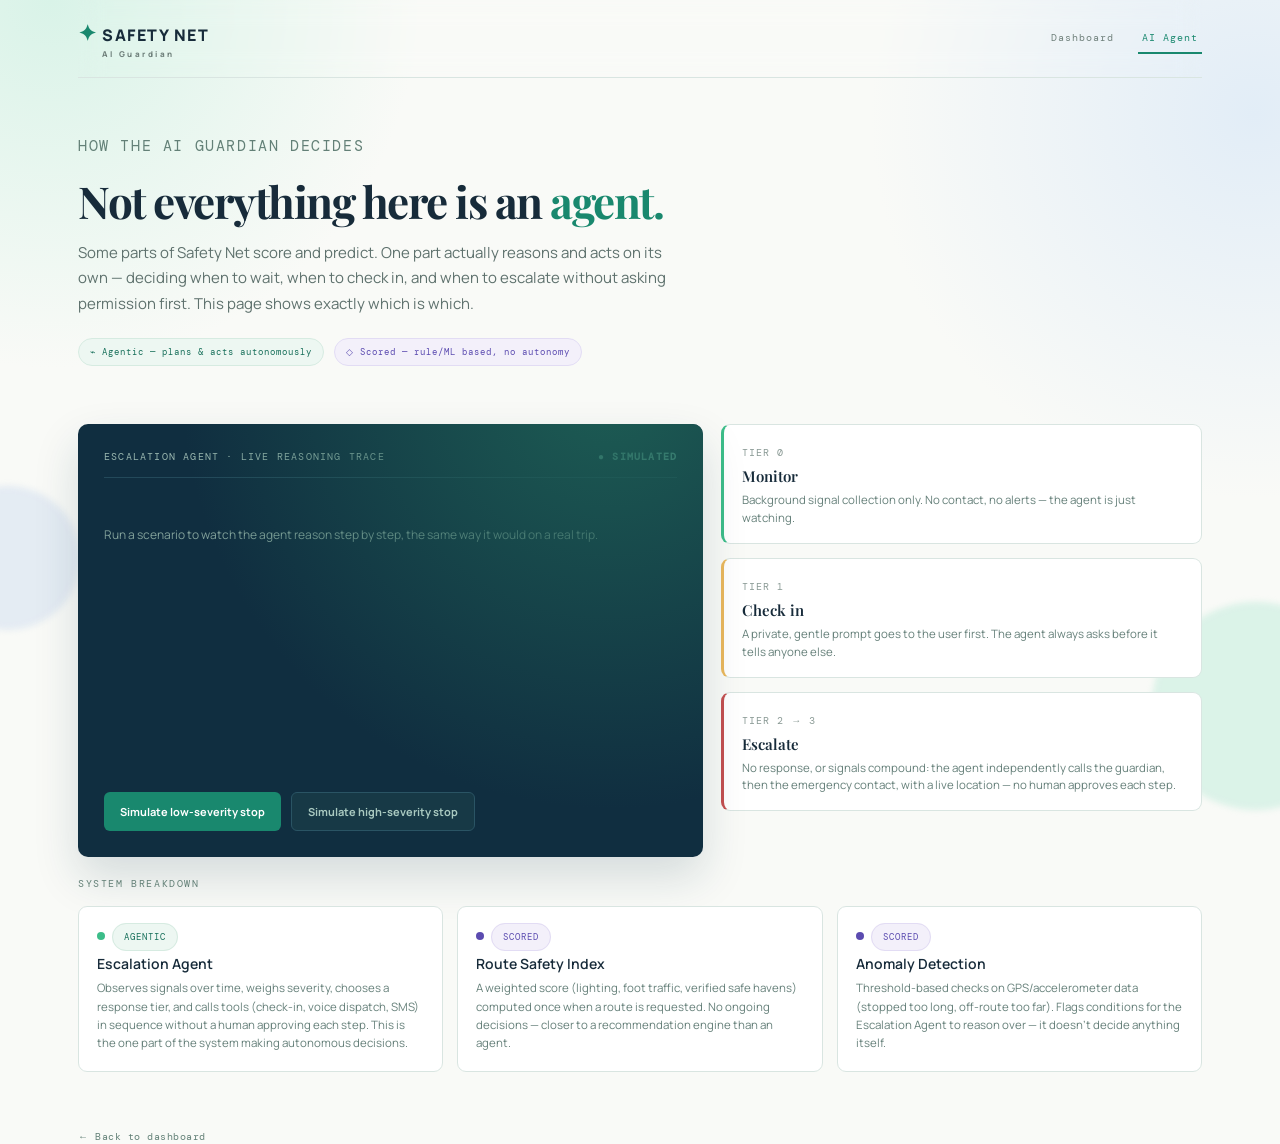
<file: frontend/agent.html>
<!doctype html>
<html lang="en"><head><meta charset="UTF-8"><meta name="viewport" content="width=device-width,initial-scale=1.0"><title>AI Guardian — How the agent decides</title><link rel="stylesheet" href="css/styles.css"><link rel="stylesheet" href="css/extras.css"><link rel="stylesheet" href="css/agent.css"></head>
<body>
  <main class="shell">
    <nav><a class="brand" href="index.html"><span class="brand-mark">✦</span> SAFETY NET <small>AI Guardian</small></a><div class="nav-right"><a href="index.html" class="nav-link">Dashboard</a><a href="agent.html" class="nav-link active">AI Agent</a></div></nav>

    <section class="agent-hero reveal">
      <p class="eyebrow">HOW THE AI GUARDIAN DECIDES</p>
      <h1>Not everything here is an <em>agent.</em></h1>
      <p>Some parts of Safety Net score and predict. One part actually reasons and acts on its own — deciding when to wait, when to check in, and when to escalate without asking permission first. This page shows exactly which is which.</p>
      <div class="tag-row"><span class="tag">⌁ Agentic — plans &amp; acts autonomously</span><span class="tag tag-scored">◇ Scored — rule/ML based, no autonomy</span></div>
    </section>

    <section class="agent-grid reveal">
      <div class="console">
        <div class="console-head"><span>ESCALATION AGENT · LIVE REASONING TRACE</span><b>● SIMULATED</b></div>
        <div id="trace" class="trace"><p class="console-empty">Run a scenario to watch the agent reason step by step, the same way it would on a real trip.</p></div>
        <div class="console-cta">
          <button id="run-low">Simulate low-severity stop</button>
          <button id="run-high" class="ghost">Simulate high-severity stop</button>
        </div>
      </div>
      <div class="side-stack">
        <div class="tier-card t1"><span class="tier-num">TIER 0</span><h4>Monitor</h4><p>Background signal collection only. No contact, no alerts — the agent is just watching.</p></div>
        <div class="tier-card t2"><span class="tier-num">TIER 1</span><h4>Check in</h4><p>A private, gentle prompt goes to the user first. The agent always asks before it tells anyone else.</p></div>
        <div class="tier-card t3"><span class="tier-num">TIER 2 → 3</span><h4>Escalate</h4><p>No response, or signals compound: the agent independently calls the guardian, then the emergency contact, with a live location — no human approves each step.</p></div>
      </div>
    </section>

    <section class="reveal">
      <p class="eyebrow" style="margin-top:6px">SYSTEM BREAKDOWN</p>
      <div class="arch-row">
        <div class="arch-card agentic"><span class="dot"></span><b class="tag">AGENTIC</b><h4>Escalation Agent</h4><p>Observes signals over time, weighs severity, chooses a response tier, and calls tools (check-in, voice dispatch, SMS) in sequence without a human approving each step. This is the one part of the system making autonomous decisions.</p></div>
        <div class="arch-card scored"><span class="dot"></span><b class="tag tag-scored">SCORED</b><h4>Route Safety Index</h4><p>A weighted score (lighting, foot traffic, verified safe havens) computed once when a route is requested. No ongoing decisions — closer to a recommendation engine than an agent.</p></div>
        <div class="arch-card scored"><span class="dot"></span><b class="tag tag-scored">SCORED</b><h4>Anomaly Detection</h4><p>Threshold-based checks on GPS/accelerometer data (stopped too long, off-route too far). Flags conditions for the Escalation Agent to reason over — it doesn't decide anything itself.</p></div>
      </div>
    </section>

    <a class="back-link reveal" href="index.html">← Back to dashboard</a>
  </main>
  <script src="js/agent.js"></script>
</body></html>
</file>
<file: frontend/css/styles.css>
@import url('https://fonts.googleapis.com/css2?family=DM+Mono&family=Manrope:wght@400;500;600;700;800&family=Playfair+Display:ital,wght@0,600;0,700;1,600&display=swap');
:root{--ink:#172b3a;--navy:#102e40;--mist:#eff6f2;--mint:#b8e0d2;--green:#19886e;--red:#c45050;--line:#d9e5e1;--cream:#faf9f5}*{box-sizing:border-box}body{margin:0;background:var(--cream);color:var(--ink);font:14px Manrope,Arial,sans-serif}.shell{max-width:1180px;margin:auto;padding:0 28px}nav{height:78px;display:flex;align-items:center;justify-content:space-between;border-bottom:1px solid var(--line)}.brand{font-size:16px;letter-spacing:1.5px;font-weight:800;text-decoration:none;color:var(--ink)}.brand-mark{color:var(--green);font-size:22px}.brand small{display:block;color:#70817c;font-size:8px;letter-spacing:2.5px;margin-left:24px}.nav-right{display:flex;align-items:center;gap:20px}.live{font:10px 'DM Mono';letter-spacing:1px;color:#60726d}.live i{display:inline-block;width:7px;height:7px;border-radius:50%;background:#3cbd89;margin-right:6px;box-shadow:0 0 0 4px #d9f3e8}select{border:1px solid var(--line);padding:9px;border-radius:5px;background:#fff;color:var(--ink)}.hero{padding:64px 0 50px;display:flex;align-items:center;justify-content:space-between;gap:50px}.eyebrow{font:10px 'DM Mono';letter-spacing:1.6px;color:#638077;margin:0 0 16px}.hero h1{font:700 52px/1.06 'Playfair Display',serif;letter-spacing:-2px;margin:0}.hero h1 em{color:var(--green)}.lead{font-size:15px;line-height:1.7;color:#5e716d;max-width:465px;margin-top:20px}.guardian-card{background:var(--navy);color:#f5fbf8;width:320px;padding:27px;display:flex;gap:18px;align-items:center;box-shadow:10px 10px 0 #dce9e2}.guardian-card p{margin:5px 0 0;color:#b7cbc4;font-size:12px;line-height:1.5}.orb{width:52px;height:52px;display:grid;place-items:center;border:1px solid #72c5ac;border-radius:50%;font-size:22px;color:#9be4cc;box-shadow:0 0 0 9px #1c4355}.dashboard{display:grid;grid-template-columns:1fr 1.35fr 1fr;gap:15px}.panel{background:#fff;border:1px solid var(--line);min-height:285px;padding:23px}.section-head{display:flex;justify-content:space-between;align-items:center;font:10px 'DM Mono';letter-spacing:1.2px;color:#627873}.section-head b{font-size:9px;color:var(--green);background:#edf7f2;padding:5px 7px}label{display:block;font:9px 'DM Mono';color:#6b817a;letter-spacing:1px;margin-top:20px}input{display:block;border:0;border-bottom:1px solid var(--line);width:100%;padding:9px 0 8px;color:var(--ink);font:600 13px Manrope;outline:none}.secondary,.primary,.danger{border:0;font:700 12px Manrope;cursor:pointer;border-radius:4px;width:100%;padding:13px 15px;margin-top:20px}.secondary{background:#e7f2ed;color:#176f5a}.secondary span,.primary span{float:right;font-size:17px;line-height:12px}.primary{background:var(--green);color:#fff}.danger{background:#fff0ef;color:#a74141;border:1px solid #f0c8c5}.danger:disabled{opacity:.45;cursor:not-allowed}.route-result{margin-top:13px;padding-top:12px;border-top:1px solid var(--line);font-size:11px;color:#5b7069}.route-result b{color:var(--green)}.hidden{display:none!important}.map{position:relative;overflow:hidden;background:#dcebe5;padding:0}.map-grid{position:absolute;inset:0;background:linear-gradient(27deg,transparent 46%,#c9dcd4 47%,#c9dcd4 51%,transparent 52%),linear-gradient(118deg,transparent 46%,#c4d8d0 47%,#c4d8d0 51%,transparent 52%),linear-gradient(#e4f0eb 2px,transparent 2px),linear-gradient(90deg,#e4f0eb 2px,transparent 2px);background-size:180px 160px,220px 180px,38px 38px,38px 38px}.route-line{position:absolute;width:74%;height:45%;top:28%;left:13%;border-top:5px solid #1b9574;border-radius:50%;transform:rotate(-12deg);filter:drop-shadow(0 2px 0 #fff)}.pin{position:absolute;color:#156d59;font-size:25px;text-shadow:0 1px #fff}.start{left:19%;top:45%}.end{right:17%;top:33%}.haven{position:absolute;color:#fff;background:#287f6b;padding:3px;border-radius:50%;font-size:10px}.h1{left:50%;top:25%}.h2{right:30%;bottom:20%}.map-label{position:absolute;top:18px;left:18px;padding:9px;background:#fff;font:8px 'DM Mono';line-height:1.7;color:#6c827a}.map-label b{font-size:9px;color:var(--ink)}.map-caption{position:absolute;bottom:16px;right:16px;background:var(--navy);color:#fff;padding:7px 10px;font-size:10px}.contact{display:flex;gap:9px;align-items:center;margin:25px 0 0}.avatar,.call-avatar{background:#c5e7d9;color:#176f5a;border-radius:50%;width:32px;height:32px;display:grid;place-items:center;font-size:10px;font-weight:800}.contact small{display:block;color:#79908a;font-size:10px;margin-top:2px}.ok{margin-left:auto;color:var(--green);font-size:17px}.fine{font-size:9px;line-height:1.5;color:#81938e;margin-top:12px}.how{display:grid;grid-template-columns:repeat(3,1fr);gap:45px;padding:65px 0}.how span{color:var(--green);font:12px 'DM Mono'}.how h3{font:600 19px 'Playfair Display';margin:8px 0}.how p{font-size:12px;line-height:1.6;color:#687b75}.modal{position:fixed;inset:0;background:#122c3bbd;display:grid;place-items:center;z-index:3;padding:20px}.modal-card,.call-card{background:#fff;max-width:410px;width:100%;padding:38px;text-align:center;box-shadow:0 15px 45px #07151d70}.pulse-icon{width:60px;height:60px;margin:auto auto 20px;display:grid;place-items:center;border-radius:50%;background:#d8f0e6;color:var(--green);font-size:26px;animation:pulse 1.5s infinite}.modal h2,.call-card h2{font:600 30px 'Playfair Display';margin:7px 0 10px}.modal-card>p:not(.eyebrow),.call-card>p{color:#647973;font-size:13px;line-height:1.65}.countdown{padding:10px;background:#eff6f2;color:#527066;font-size:11px;margin:20px 0}.text-btn{border:0;background:none;color:var(--red);font:600 12px Manrope;margin-top:15px;cursor:pointer}.call-card{background:linear-gradient(145deg,#183c4f,#102934);color:white}.call-card>p{color:#bed2cb}.call-avatar{margin:16px auto;width:74px;height:74px;font-size:21px;background:#e1f2eb}.wave{height:32px;display:flex;justify-content:center;align-items:center;gap:4px;margin:23px}.wave i{width:4px;height:12px;background:#91dfc5;border-radius:4px;animation:wave .7s ease-in-out infinite alternate}.wave i:nth-child(2n){animation-delay:.3s}.wave i:nth-child(3n){animation-delay:.5s}.end{border:0;background:#cf5d5a;color:white;border-radius:50%;width:55px;height:55px;cursor:pointer;margin-top:15px}.toast{position:fixed;bottom:24px;right:24px;z-index:4;background:#163b4b;color:#fff;padding:14px 18px;box-shadow:0 5px 18px #0003;font-size:12px}@keyframes pulse{50%{box-shadow:0 0 0 14px #d8f0e600}}@keyframes wave{to{height:30px}}@media(max-width:800px){.hero{padding:40px 0;display:block}.guardian-card{margin-top:30px}.dashboard,.how{grid-template-columns:1fr}.map{min-height:300px}.nav-right .live{display:none}.hero h1{font-size:42px}.shell{padding:0 18px}}
</file>
<file: frontend/css/extras.css>
/* Enhanced visual layer — loaded after the core stylesheet. */
body{background:radial-gradient(circle at 4% 0%,#d9f3e8 0,transparent 23rem),radial-gradient(circle at 98% 10%,#e2edf7 0,transparent 24rem),#f9faf7;min-height:100vh;overflow-x:hidden}body:before,body:after{content:"";position:fixed;z-index:-1;border-radius:50%;filter:blur(3px);opacity:.5;pointer-events:none;animation:drift 14s ease-in-out infinite alternate}body:before{width:13rem;height:13rem;background:#bdebd9;right:-5rem;bottom:10%}body:after{width:9rem;height:9rem;background:#cfddef;left:-4rem;bottom:30%;animation-delay:-6s}nav{backdrop-filter:blur(12px);position:relative}.brand{transition:transform .25s ease}.brand:hover{transform:translateY(-2px)}.brand-mark{display:inline-block;animation:twinkle 2.6s ease-in-out infinite}.live{padding:7px 10px;border-radius:999px;background:#eff8f4;transition:background .3s ease,color .3s ease}.live i{animation:beacon 1.7s infinite}.hero{position:relative}.hero h1{font-size:clamp(42px,5vw,60px);text-shadow:0 12px 26px #0f38200f}.guardian-card{position:relative;overflow:hidden;background:linear-gradient(135deg,#153e50,#0e2837 68%,#185d57);border-radius:8px;box-shadow:14px 16px 0 #d9e9e1,0 20px 45px #143b4b28;transition:transform .3s ease,box-shadow .3s ease}.guardian-card:after{content:"";position:absolute;width:12rem;height:12rem;right:-7rem;top:-7rem;border-radius:50%;border:1px solid #8ee2c833;box-shadow:0 0 0 24px #8ee2c814,0 0 0 48px #8ee2c80a;animation:spin 18s linear infinite}.guardian-card:hover{transform:translateY(-5px);box-shadow:18px 21px 0 #d9e9e1,0 25px 50px #143b4b35}.orb{animation:float 4s ease-in-out infinite;position:relative;z-index:1}.dashboard{perspective:900px}.panel{border-radius:9px;box-shadow:0 12px 28px #183c4910;transition:transform .28s ease,box-shadow .28s ease,border-color .28s ease}.panel:hover{transform:translateY(-5px);box-shadow:0 20px 38px #183c4920;border-color:#b8d8ca}.section-head{padding-bottom:12px;border-bottom:1px solid #ecf1ee}.section-head b{border-radius:99px}.trip label{transition:transform .2s ease}.trip label:focus-within{transform:translateX(3px)}input:focus{border-color:#33a786}.secondary,.primary,.danger,.outline{transition:transform .2s ease,box-shadow .2s ease,filter .2s ease}.secondary:hover,.primary:hover,.danger:hover,.outline:hover{transform:translateY(-2px);box-shadow:0 7px 16px #173d4924}.primary{background:linear-gradient(135deg,#178d71,#116f5a)}.secondary{background:linear-gradient(135deg,#e7f6ef,#d7eee5)}.danger{background:linear-gradient(135deg,#fff4f3,#ffe7e5)}.map{background:linear-gradient(135deg,#d8ece4,#c6e0d9);isolation:isolate}.map:after{content:"";position:absolute;inset:-50%;background:linear-gradient(120deg,transparent 44%,#fff8 50%,transparent 56%);animation:mapShimmer 6s linear infinite;z-index:0}.map-grid,.route-line,.pin,.haven,.map-label,.map-caption{z-index:1}.route-line{animation:routeGlow 2.3s ease-in-out infinite}.pin{animation:pinBounce 2.4s ease-in-out infinite}.end{animation-delay:-1.1s}.haven{box-shadow:0 0 0 0 #287f6b70;animation:havenPing 2s infinite}.h2{animation-delay:-.75s}.map-label,.map-caption{border-radius:5px;box-shadow:0 5px 14px #173d4930}.contact{padding:10px 7px;border-radius:7px;background:#f7fbf9;transition:background .2s ease}.contact:hover{background:#eef8f3}.avatar{box-shadow:0 0 0 4px #e3f5ec}.fine{background:#fff8e9;padding:7px 9px;border-left:2px solid #eab85c;border-radius:3px}.directions{max-height:120px;overflow:auto;scrollbar-color:#91bcae transparent}.directions li::marker{color:#20856e;font-weight:800}.how>div{padding:18px 15px 14px;border-radius:8px;transition:transform .25s ease,background .25s ease}.how>div:hover{background:#fff;transform:translateY(-4px);box-shadow:0 10px 24px #173d4911}.how span{display:inline-grid;place-items:center;width:26px;height:26px;border-radius:50%;background:#dcf1e7}.modal{backdrop-filter:blur(7px);animation:fadeIn .25s ease}.modal-card,.call-card{border-radius:15px;animation:modalIn .35s cubic-bezier(.2,.8,.2,1)}.modal-card .primary{margin-top:12px}.modal-emergency{padding-top:11px}.call-card{background:radial-gradient(circle at 50% 0,#236173,#102934 60%)}.call-avatar{box-shadow:0 0 0 8px #8ee2c81c,0 0 0 16px #8ee2c80b}.toast{border-radius:7px;border:1px solid #7ed3b8;animation:toastIn .25s ease}.emergency-link:hover{text-decoration:underline;text-underline-offset:3px}@keyframes beacon{50%{transform:scale(1.35);box-shadow:0 0 0 7px #d9f3e800}}@keyframes twinkle{50%{transform:rotate(18deg) scale(1.16);filter:drop-shadow(0 0 7px #4fbb94)}}@keyframes float{50%{transform:translateY(-5px)}}@keyframes drift{to{transform:translate(2rem,-1rem) scale(1.13)}}@keyframes spin{to{transform:rotate(360deg)}}@keyframes mapShimmer{to{transform:translateX(44%) translateY(10%)}}@keyframes routeGlow{50%{filter:drop-shadow(0 0 7px #1b9574);opacity:.72}}@keyframes pinBounce{0%,100%{transform:translateY(0)}50%{transform:translateY(-7px)}}@keyframes havenPing{70%{box-shadow:0 0 0 12px #287f6b00}}@keyframes fadeIn{from{opacity:0}}@keyframes modalIn{from{opacity:0;transform:scale(.94) translateY(15px)}}@keyframes toastIn{from{opacity:0;transform:translateY(12px)}}@media(prefers-reduced-motion:reduce){*,*:before,*:after{animation-duration:.001ms!important;animation-iteration-count:1!important;scroll-behavior:auto!important;transition-duration:.001ms!important}}.nav-link{font:10px 'DM Mono';letter-spacing:1px;color:#70817c;text-decoration:none;padding:8px 4px;border-bottom:2px solid transparent;transition:color .2s ease,border-color .2s ease}
.nav-link:hover{color:var(--ink)}
.nav-link.active{color:var(--green);border-color:var(--green)}
.reveal{opacity:0;transform:translateY(22px);transition:opacity .7s ease,transform .7s ease}
.reveal.in-view{opacity:1;transform:translateY(0)}
.agent-teaser{display:flex;justify-content:space-between;align-items:center;gap:40px;background:linear-gradient(135deg,#123241,#0e2837);color:#e6f2ec;border-radius:12px;padding:34px 36px;margin:10px 0 50px;box-shadow:0 20px 45px #143b4b28}
.teaser-copy{max-width:420px}
.teaser-copy .eyebrow{color:#7fb9a5}
.teaser-copy h2{font:600 25px 'Playfair Display';margin:6px 0 10px}
.teaser-copy p{font-size:12.5px;line-height:1.7;color:#b7cbc4;margin:0 0 16px}
.teaser-link{color:#8ee2c8;text-decoration:none;font:700 11px Manrope;letter-spacing:.3px}
.teaser-link span{display:inline-block;transition:transform .2s ease}
.teaser-link:hover span{transform:translateX(4px)}
.teaser-trace{background:#0c222c;border-radius:9px;padding:16px 18px;min-width:280px;display:flex;flex-direction:column;gap:10px;border:1px solid #1e4451}
.teaser-row{font-size:11px;color:#c3d8d1;display:flex;align-items:center;gap:9px}
.teaser-row .trace-tag{font:9px 'DM Mono';padding:3px 7px;border-radius:4px}
@media(max-width:800px){.guardian-card{width:100%;box-shadow:8px 10px 0 #d9e9e1}.panel:hover,.how>div:hover{transform:none}.hero{padding-top:38px}.dashboard{gap:12px}.agent-teaser{flex-direction:column;align-items:flex-start}.nav-right{flex-wrap:wrap;gap:12px}}
@media(prefers-reduced-motion:reduce){.reveal{opacity:1!important;transform:none!important;transition:none!important}}
</file>
<file: frontend/css/agent.css>
/* AI Agent page — decision console */
.agent-hero{padding:56px 0 20px;max-width:720px}
.agent-hero .eyebrow{color:#638077}
.agent-hero h1{font:700 44px/1.12 'Playfair Display',serif;letter-spacing:-1.5px;margin:0 0 14px}
.agent-hero h1 em{color:var(--green);font-style:normal}
.agent-hero p{font-size:15px;line-height:1.7;color:#5e716d;max-width:600px}

.tag-row{display:flex;gap:10px;margin:22px 0 0;flex-wrap:wrap}
.tag{font:9px 'DM Mono';letter-spacing:1px;padding:7px 11px;border-radius:99px;background:#edf7f2;color:#176f5a;border:1px solid #d6ebe1}
.tag.tag-scored{background:#f3f0fa;color:#5b4bb0;border-color:#e2dcf4}

.agent-grid{display:grid;grid-template-columns:1.3fr 1fr;gap:18px;margin:38px 0 20px}
.console{background:var(--navy);border-radius:10px;color:#eaf4ef;padding:26px;min-height:420px;box-shadow:0 20px 45px #143b4b28;position:relative;overflow:hidden}
.console:before{content:"";position:absolute;inset:0;background:radial-gradient(circle at 85% -10%,#1d5d54 0,transparent 60%);pointer-events:none}
.console-head{display:flex;justify-content:space-between;align-items:center;font:10px 'DM Mono';letter-spacing:1.2px;color:#9bb8b0;border-bottom:1px solid #23495a;padding-bottom:14px;margin-bottom:16px}
.console-head b{color:#8ee2c8}
.trace{display:flex;flex-direction:column;gap:0;min-height:280px}
.trace-line{display:flex;gap:12px;padding:11px 0;border-bottom:1px dashed #1e4451;opacity:0;transform:translateY(6px);animation:traceIn .4s ease forwards}
.trace-line:last-child{border-bottom:0}
.trace-tag{flex:0 0 auto;font:9px 'DM Mono';letter-spacing:.5px;padding:3px 8px;border-radius:4px;height:fit-content;white-space:nowrap}
.trace-tag.signal{background:#1e3f4d;color:#8fc7e0}
.trace-tag.reason{background:#20342b;color:#8ee2c8}
.trace-tag.tool{background:#3a2f1c;color:#e8c07d}
.trace-tag.decision{background:#3a2020;color:#e89d9d}
.trace-text{font-size:12.5px;line-height:1.6;color:#d3e6df}
.trace-text b{color:#fff}
.console-cta{display:flex;gap:10px;margin-top:18px;position:relative;z-index:1}
.console-cta button{border:0;border-radius:6px;padding:11px 16px;font:700 11px Manrope;cursor:pointer;background:var(--green);color:#fff;transition:transform .2s ease,box-shadow .2s ease}
.console-cta button:hover{transform:translateY(-2px);box-shadow:0 8px 18px #0004}
.console-cta button.ghost{background:#173946;color:#a9c9c0;border:1px solid #2a5464}
.console-empty{color:#82a19a;font-size:12px;padding:20px 0}

.side-stack{display:flex;flex-direction:column;gap:14px}
.tier-card{background:#fff;border:1px solid var(--line);border-radius:9px;padding:16px 18px;transition:transform .25s ease,box-shadow .25s ease}
.tier-card:hover{transform:translateY(-3px);box-shadow:0 12px 24px #183c4918}
.tier-card .tier-num{font:10px 'DM Mono';letter-spacing:1px;color:#8a9a95}
.tier-card h4{margin:6px 0 5px;font:600 15px 'Playfair Display'}
.tier-card p{margin:0;font-size:11.5px;line-height:1.55;color:#66807a}
.tier-card.t1{border-left:3px solid #3cbd89}
.tier-card.t2{border-left:3px solid #eab85c}
.tier-card.t3{border-left:3px solid #c45050}

.arch-row{display:grid;grid-template-columns:repeat(3,1fr);gap:14px;margin:14px 0 50px}
.arch-card{background:#fff;border:1px solid var(--line);border-radius:9px;padding:18px;transition:transform .25s ease,box-shadow .25s ease}
.arch-card:hover{transform:translateY(-4px);box-shadow:0 14px 26px #183c4918}
.arch-card .dot{width:8px;height:8px;border-radius:50%;display:inline-block;margin-right:7px}
.arch-card.agentic .dot{background:#3cbd89}
.arch-card.scored .dot{background:#5b4bb0}
.arch-card h4{margin:10px 0 6px;font:600 14px Manrope}
.arch-card p{margin:0;font-size:11.5px;line-height:1.6;color:#66807a}

.back-link{display:inline-flex;align-items:center;gap:6px;font:10px 'DM Mono';color:#638077;text-decoration:none;letter-spacing:.5px;margin-top:8px}
.back-link:hover{text-decoration:underline}

@keyframes traceIn{to{opacity:1;transform:translateY(0)}}
@media(max-width:860px){.agent-grid,.arch-row{grid-template-columns:1fr}.agent-hero h1{font-size:34px}}
</file>
